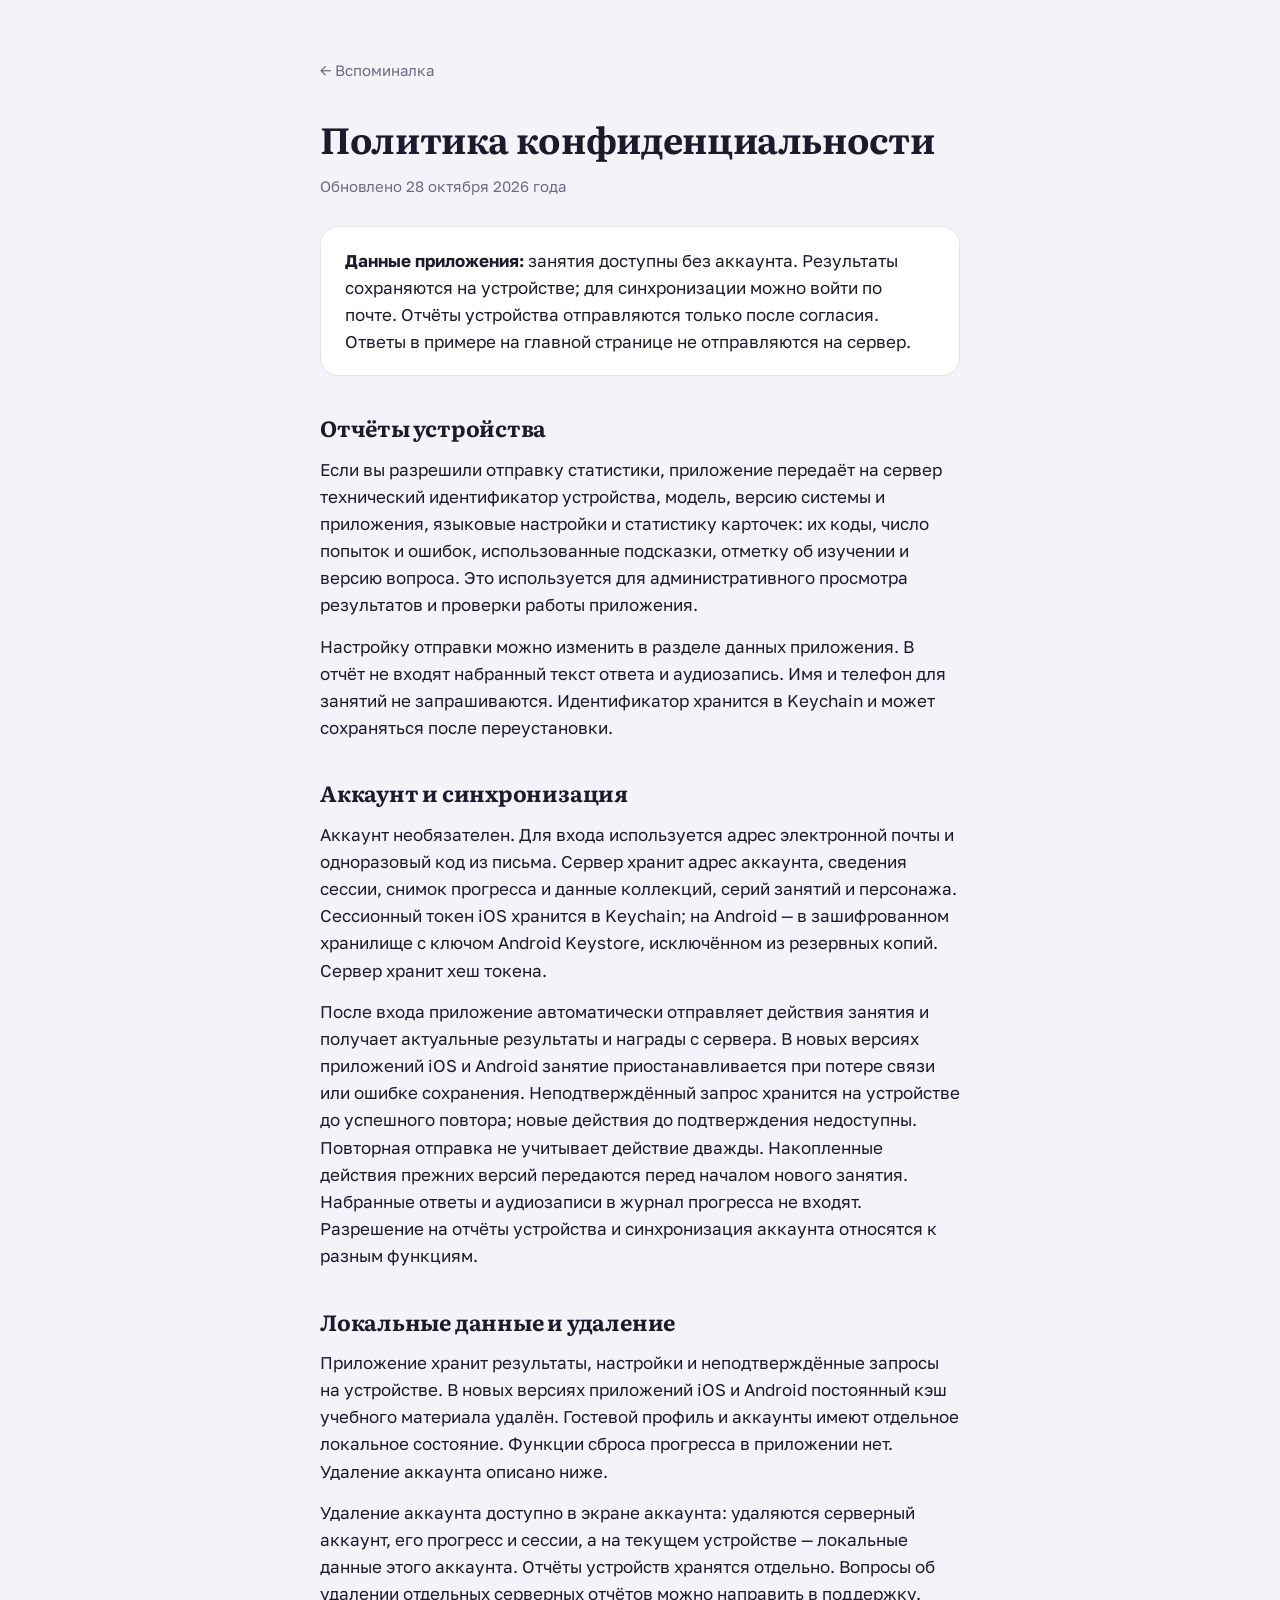
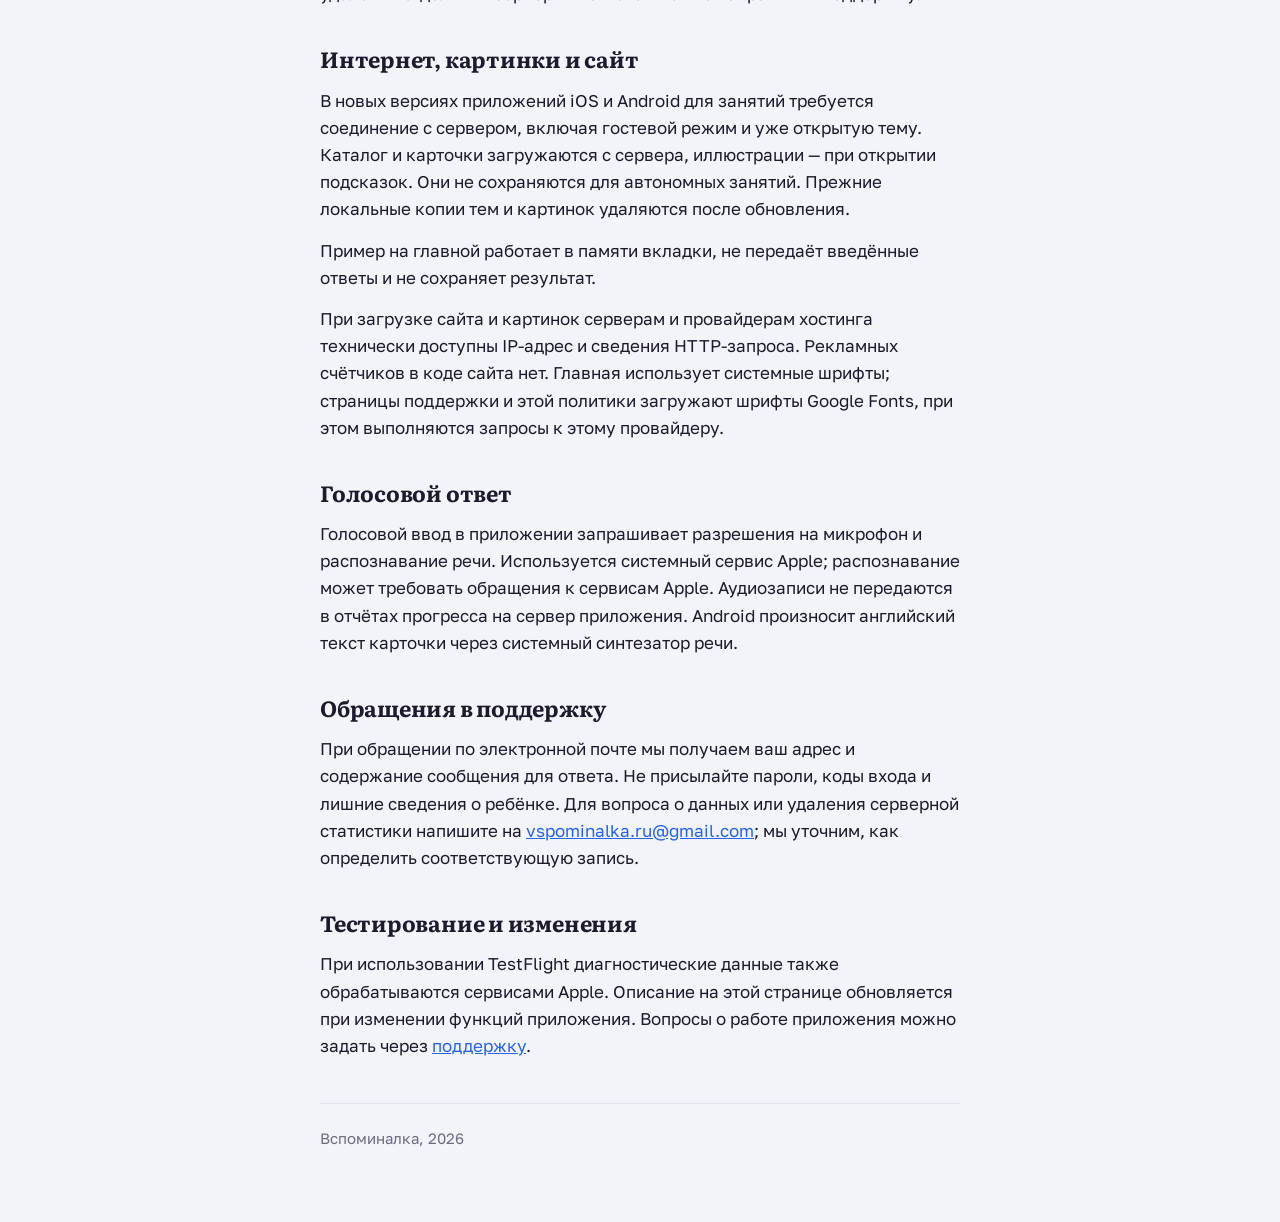
<file: privacy.html>
<!doctype html>
<html lang="ru">
<head>
<meta charset="utf-8">
<meta name="viewport" content="width=device-width,initial-scale=1">
<title>Политика конфиденциальности — Вспоминалка</title>
<link rel="preconnect" href="https://fonts.googleapis.com">
<link rel="preconnect" href="https://fonts.gstatic.com" crossorigin>
<link href="https://fonts.googleapis.com/css2?family=Golos+Text:wght@400;600&family=Literata:opsz,wght@7..72,400;7..72,600&display=swap" rel="stylesheet">
<style>
:root{--bg:#f2f4f9;--card:#fff;--ink:#1d1a2e;--muted:#6d6a84;--accent:#2563eb;--line:#e2e5ee;
  --font-ui:'Golos Text',-apple-system,BlinkMacSystemFont,'Segoe UI',Roboto,Arial,sans-serif;
  --font-read:'Literata',Georgia,serif}
@media (prefers-color-scheme:dark){:root{--bg:#12151f;--card:#1b1f2e;--ink:#f0eefb;
  --muted:#a5a1bd;--accent:#6f9dff;--line:#2a2f45}}
*{box-sizing:border-box}
body{margin:0;background:var(--bg);color:var(--ink);font-family:var(--font-ui);
  font-size:17px;line-height:1.6}
.wrap{max-width:680px;margin:0 auto;padding:56px 20px 72px}
h1,h2{font-family:var(--font-read);letter-spacing:-.01em}
h1{font-size:36px;margin:0 0 6px}
h2{font-size:22px;margin:34px 0 10px}
.date{color:var(--muted);font-size:15px;margin:0 0 28px}
p{margin:0 0 14px}
ul{padding-left:22px;margin:0 0 14px}
li{margin-bottom:8px}
a{color:var(--accent)}
.back{display:inline-block;margin-bottom:28px;color:var(--muted);text-decoration:none;font-size:15px}
.back:hover{color:var(--accent)}
.box{background:var(--card);border:1px solid var(--line);border-radius:18px;padding:20px 24px;margin:0 0 14px}
footer{margin-top:44px;padding-top:22px;border-top:1px solid var(--line);color:var(--muted);font-size:15px}
</style>
</head>
<body>
<div class="wrap">
<a class="back" href="/">← Вспоминалка</a>

<h1>Политика конфиденциальности</h1>
<p class="date">Обновлено 28 октября 2026 года</p>
<div class="box"><p style="margin:0"><b>Данные приложения:</b> занятия доступны без аккаунта. Результаты сохраняются на устройстве; для синхронизации можно войти по почте. Отчёты устройства отправляются только после согласия. Ответы в примере на главной странице не отправляются на сервер.</p></div>
<h2>Отчёты устройства</h2>
<p>Если вы разрешили отправку статистики, приложение передаёт на сервер технический идентификатор устройства, модель, версию системы и приложения, языковые настройки и статистику карточек: их коды, число попыток и ошибок, использованные подсказки, отметку об изучении и версию вопроса. Это используется для административного просмотра результатов и проверки работы приложения.</p>
<p>Настройку отправки можно изменить в разделе данных приложения. В отчёт не входят набранный текст ответа и аудиозапись. Имя и телефон для занятий не запрашиваются. Идентификатор хранится в Keychain и может сохраняться после переустановки.</p>
<h2>Аккаунт и синхронизация</h2>
<p>Аккаунт необязателен. Для входа используется адрес электронной почты и одноразовый код из письма. Сервер хранит адрес аккаунта, сведения сессии, снимок прогресса и данные коллекций, серий занятий и персонажа. Сессионный токен iOS хранится в Keychain; на Android — в зашифрованном хранилище с ключом Android Keystore, исключённом из резервных копий. Сервер хранит хеш токена.</p>
<p>После входа приложение автоматически отправляет действия занятия и получает актуальные результаты и награды с сервера. В новых версиях приложений iOS и Android занятие приостанавливается при потере связи или ошибке сохранения. Неподтверждённый запрос хранится на устройстве до успешного повтора; новые действия до подтверждения недоступны. Повторная отправка не учитывает действие дважды. Накопленные действия прежних версий передаются перед началом нового занятия. Набранные ответы и аудиозаписи в журнал прогресса не входят. Разрешение на отчёты устройства и синхронизация аккаунта относятся к разным функциям.</p>
<h2>Локальные данные и удаление</h2>
<p>Приложение хранит результаты, настройки и неподтверждённые запросы на устройстве. В новых версиях приложений iOS и Android постоянный кэш учебного материала удалён. Гостевой профиль и аккаунты имеют отдельное локальное состояние. Функции сброса прогресса в приложении нет. Удаление аккаунта описано ниже.</p>
<p>Удаление аккаунта доступно в экране аккаунта: удаляются серверный аккаунт, его прогресс и сессии, а на текущем устройстве — локальные данные этого аккаунта. Отчёты устройств хранятся отдельно. Вопросы об удалении отдельных серверных отчётов можно направить в поддержку.</p>
<h2>Интернет, картинки и сайт</h2>
<p>В новых версиях приложений iOS и Android для занятий требуется соединение с сервером, включая гостевой режим и уже открытую тему. Каталог и карточки загружаются с сервера, иллюстрации — при открытии подсказок. Они не сохраняются для автономных занятий. Прежние локальные копии тем и картинок удаляются после обновления.</p>
<p>Пример на главной работает в памяти вкладки, не передаёт введённые ответы и не сохраняет результат.</p>
<p>При загрузке сайта и картинок серверам и провайдерам хостинга технически доступны IP-адрес и сведения HTTP-запроса. Рекламных счётчиков в коде сайта нет. Главная использует системные шрифты; страницы поддержки и этой политики загружают шрифты Google Fonts, при этом выполняются запросы к этому провайдеру.</p>
<h2>Голосовой ответ</h2>
<p>Голосовой ввод в приложении запрашивает разрешения на микрофон и распознавание речи. Используется системный сервис Apple; распознавание может требовать обращения к сервисам Apple. Аудиозаписи не передаются в отчётах прогресса на сервер приложения. Android произносит английский текст карточки через системный синтезатор речи.</p>
<h2>Обращения в поддержку</h2>
<p>При обращении по электронной почте мы получаем ваш адрес и содержание сообщения для ответа. Не присылайте пароли, коды входа и лишние сведения о ребёнке. Для вопроса о данных или удаления серверной статистики напишите на <a href="mailto:vspominalka.ru@gmail.com">vspominalka.ru@gmail.com</a>; мы уточним, как определить соответствующую запись.</p>
<h2>Тестирование и изменения</h2>
<p>При использовании TestFlight диагностические данные также обрабатываются сервисами Apple. Описание на этой странице обновляется при изменении функций приложения. Вопросы о работе приложения можно задать через <a href="support.html">поддержку</a>.</p>

<footer>Вспоминалка, 2026</footer>
</div>
</body>
</html>
</file>
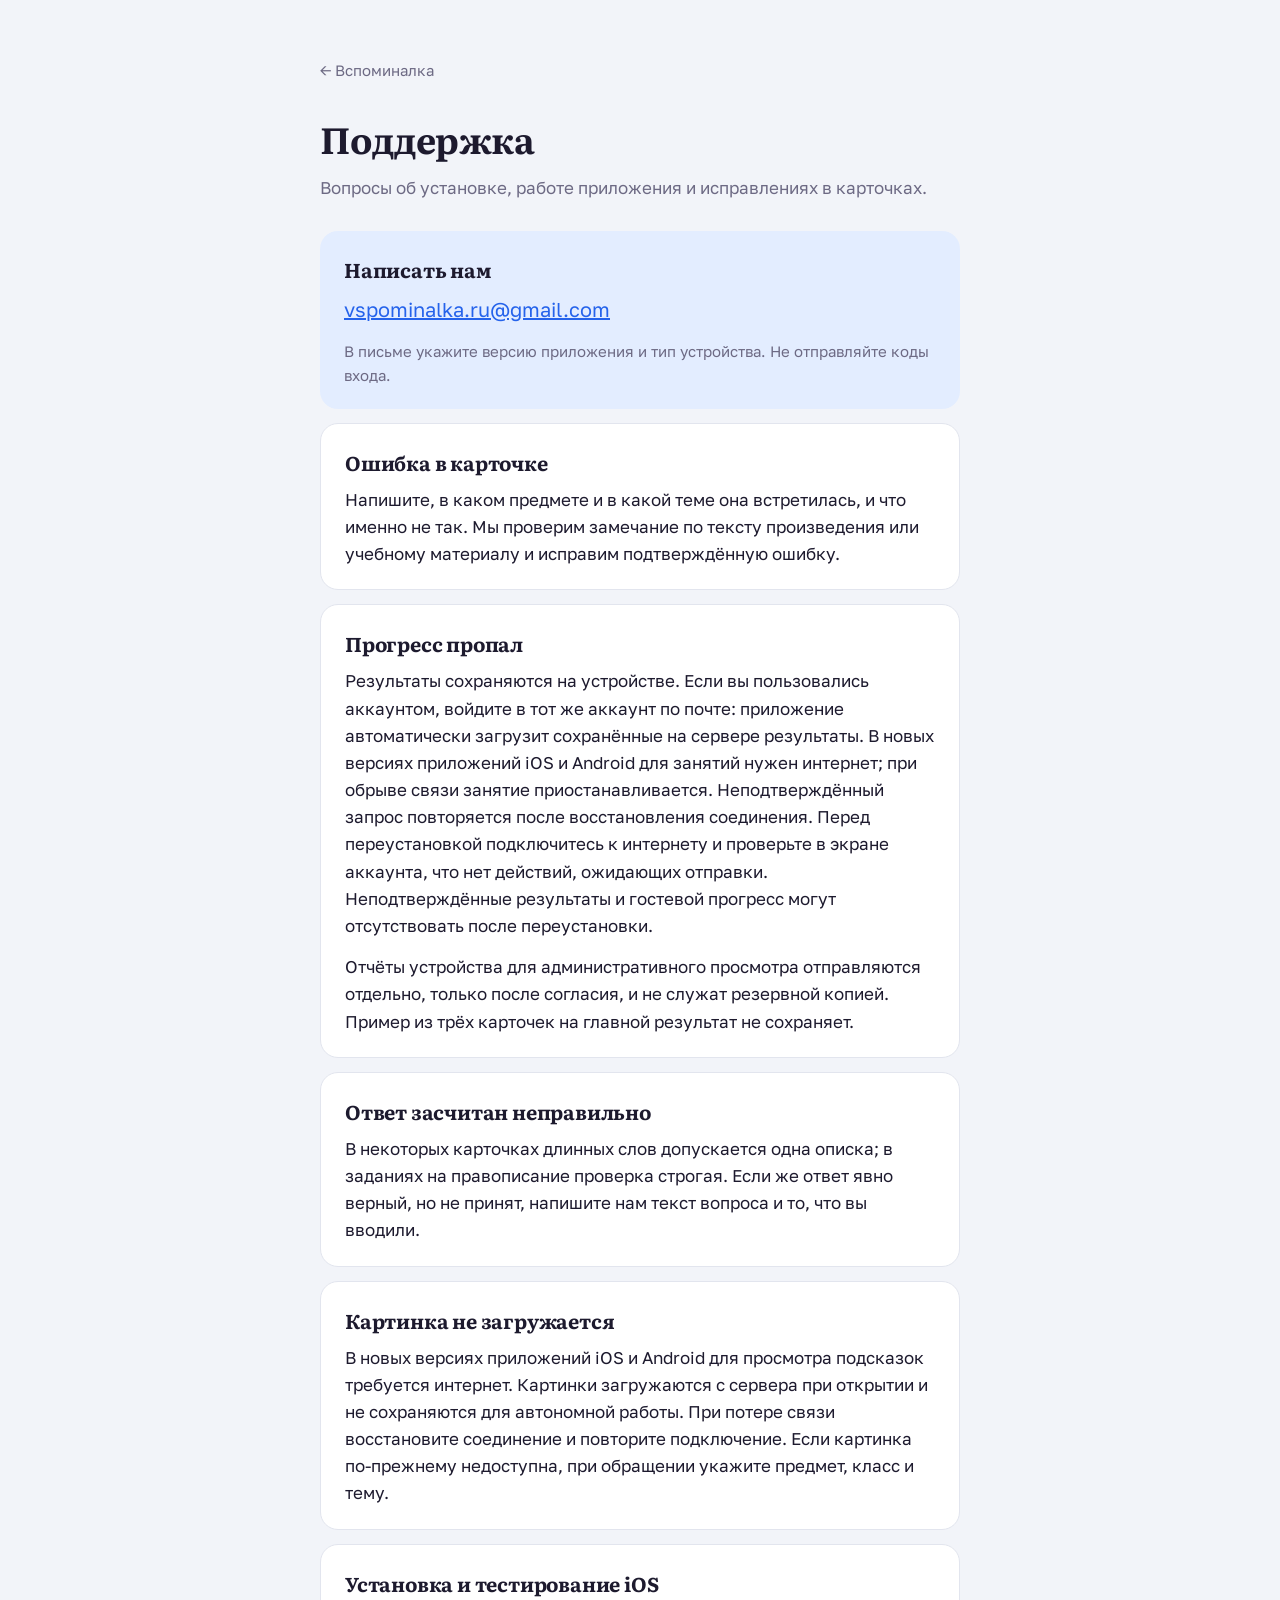
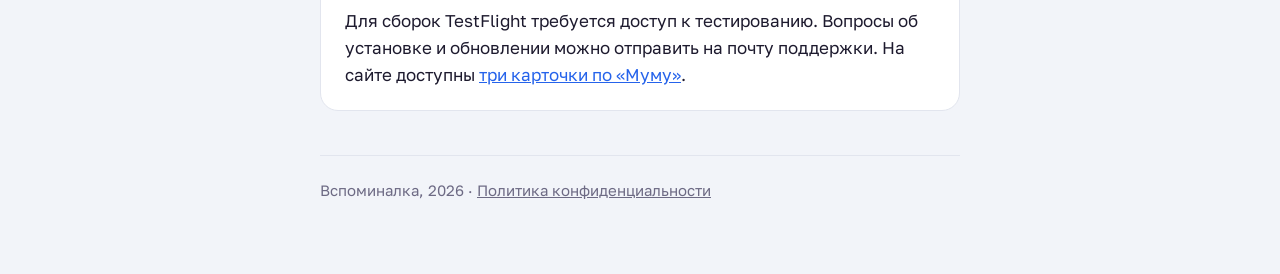
<file: support.html>
<!doctype html>
<html lang="ru">
<head>
<meta charset="utf-8">
<meta name="viewport" content="width=device-width,initial-scale=1">
<title>Поддержка — Вспоминалка</title>
<link rel="preconnect" href="https://fonts.googleapis.com">
<link rel="preconnect" href="https://fonts.gstatic.com" crossorigin>
<link href="https://fonts.googleapis.com/css2?family=Golos+Text:wght@400;600&family=Literata:opsz,wght@7..72,400;7..72,600&display=swap" rel="stylesheet">
<style>
:root{--bg:#f2f4f9;--card:#fff;--ink:#1d1a2e;--muted:#6d6a84;--accent:#2563eb;--line:#e2e5ee;
  --accent-soft:#e3edff;
  --font-ui:'Golos Text',-apple-system,BlinkMacSystemFont,'Segoe UI',Roboto,Arial,sans-serif;
  --font-read:'Literata',Georgia,serif}
@media (prefers-color-scheme:dark){:root{--bg:#12151f;--card:#1b1f2e;--ink:#f0eefb;
  --muted:#a5a1bd;--accent:#6f9dff;--line:#2a2f45;--accent-soft:#1e2b47}}
*{box-sizing:border-box}
body{margin:0;background:var(--bg);color:var(--ink);font-family:var(--font-ui);
  font-size:17px;line-height:1.6}
.wrap{max-width:680px;margin:0 auto;padding:56px 20px 72px}
h1,h2{font-family:var(--font-read);letter-spacing:-.01em}
h1{font-size:36px;margin:0 0 6px}
h2{font-size:20px;margin:0 0 8px}
.lead{color:var(--muted);margin:0 0 30px}
p{margin:0 0 14px}
a{color:var(--accent)}
.back{display:inline-block;margin-bottom:28px;color:var(--muted);text-decoration:none;font-size:15px}
.back:hover{color:var(--accent)}
.box{background:var(--card);border:1px solid var(--line);border-radius:18px;padding:22px 24px;margin:0 0 14px}
.box p:last-child{margin-bottom:0}
.contact{background:var(--accent-soft);border:none}
footer{margin-top:44px;padding-top:22px;border-top:1px solid var(--line);color:var(--muted);font-size:15px}
</style>
</head>
<body>
<div class="wrap">
<a class="back" href="/">← Вспоминалка</a>

<h1>Поддержка</h1>
<p class="lead">Вопросы об установке, работе приложения и исправлениях в карточках.</p>

<div class="box contact">
<h2>Написать нам</h2>
<p style="font-size:20px"><a href="mailto:vspominalka.ru@gmail.com">vspominalka.ru@gmail.com</a></p>
<p style="color:var(--muted);font-size:15px;margin-top:10px">В письме укажите версию приложения и тип устройства. Не отправляйте коды входа.</p>
</div>

<div class="box">
<h2>Ошибка в карточке</h2>
<p>Напишите, в каком предмете и в какой теме она встретилась, и что именно не так. Мы проверим замечание по тексту произведения или учебному материалу и исправим подтверждённую ошибку.</p>
</div>

<div class="box">
<h2>Прогресс пропал</h2>
<p>Результаты сохраняются на устройстве. Если вы пользовались аккаунтом, войдите в тот же аккаунт по почте: приложение автоматически загрузит сохранённые на сервере результаты. В новых версиях приложений iOS и Android для занятий нужен интернет; при обрыве связи занятие приостанавливается. Неподтверждённый запрос повторяется после восстановления соединения. Перед переустановкой подключитесь к интернету и проверьте в экране аккаунта, что нет действий, ожидающих отправки. Неподтверждённые результаты и гостевой прогресс могут отсутствовать после переустановки.</p><p>Отчёты устройства для административного просмотра отправляются отдельно, только после согласия, и не служат резервной копией. Пример из трёх карточек на главной результат не сохраняет.</p>
</div>

<div class="box">
<h2>Ответ засчитан неправильно</h2>
<p>В некоторых карточках длинных слов допускается одна описка; в заданиях на правописание проверка строгая. Если же ответ явно верный, но не принят, напишите нам текст вопроса и то, что вы вводили.</p>
</div>

<div class="box">
<h2>Картинка не загружается</h2>
<p>В новых версиях приложений iOS и Android для просмотра подсказок требуется интернет. Картинки загружаются с сервера при открытии и не сохраняются для автономной работы. При потере связи восстановите соединение и повторите подключение. Если картинка по-прежнему недоступна, при обращении укажите предмет, класс и тему.</p>
</div>

<div class="box">
<h2>Установка и тестирование iOS</h2>
<p>Для сборок TestFlight требуется доступ к тестированию. Вопросы об установке и обновлении можно отправить на почту поддержки. На сайте доступны <a href="/#demo">три карточки по «Муму»</a>.</p>
</div>

<footer>Вспоминалка, 2026 · <a href="/privacy.html" style="color:var(--muted)">Политика конфиденциальности</a></footer>
</div>
</body>
</html>
</file>
